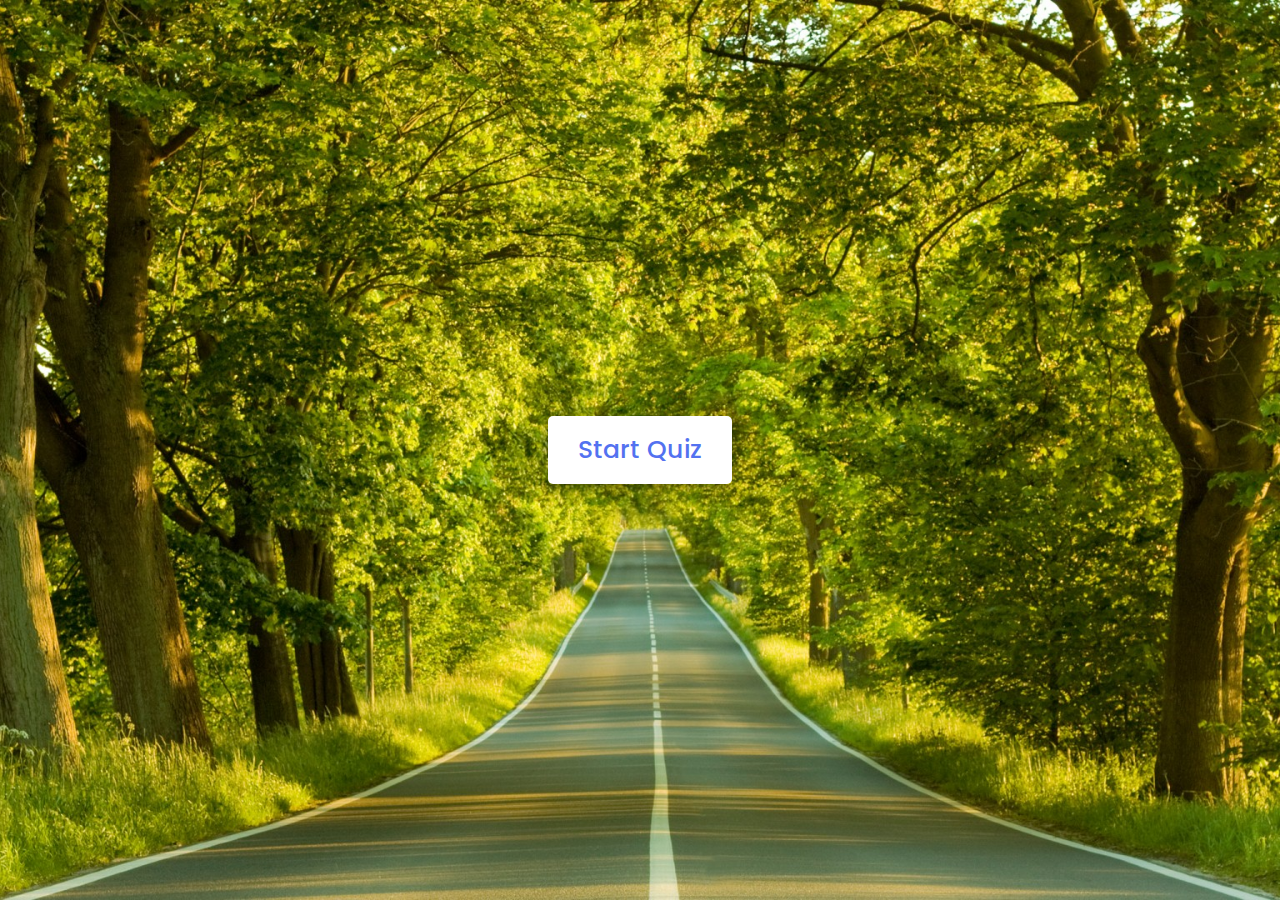
<file: games/quiz/index.html>
<!DOCTYPE html>
<html lang="en">
<head>
  <meta charset="UTF-8">
  <meta name="viewport" content="width=device-width, initial-scale=1.0">
  <title>Awesome Quiz  |megha joshi</title>
  <link rel="stylesheet" href="style.css">
  <link rel="stylesheet" href="https://cdnjs.cloudflare.com/ajax/libs/font-awesome/5.15.3/css/all.min.css" />
</head>
<body>
  <div class="start_btn"><button>Start Quiz</button></div>
  <div class="info_box">
    <div class="info-title"><span>Some Rules of this Quiz</span></div>
    <div class="info-list">
      <div class="info">1. You will have only <span>15 seconds</span> per each question.</div>
      <div class="info">2. Once you select your answer, it can't be undone.</div>
      <div class="info">3. You can't select any option once time goes off.</div>
      <div class="info">4. You can't exit from the Quiz while you're playing.</div>
      <div class="info">5. You'll get points on the basis of your correct answers.</div>
    </div>
    <div class="buttons">
      <button class="quit">Exit Quiz</button>
      <button class="restart">Continue</button>
    </div>
  </div>
  <div class="quiz_box">
    <header>
      <div class="title">Quiz Application</div>
      <div class="timer">
        <div class="time_left_txt">Time Left</div>
        <div class="timer_sec">15</div>
      </div>
      <div class="time_line"></div>
    </header>
    <section>
      <div class="que_text">
      </div>
      <div class="option_list">
      </div>
    </section>
    <footer>
      <div class="total_que">
      </div>
      <button class="next_btn">Next</button>
    </footer>
  </div>
  <div class="result_box">
    <div class="icon">
      <i class="fas fa-crown"></i>
    </div>
    <div class="complete_text">You've completed the Quiz!</div>
    <div class="score_text">
    </div>
    <div class="buttons">
      <button class="restart">Replay Quiz</button>
      <button class="quit">Quit Quiz</button>
    </div>
  </div>

  <script src="js/questions.js"></script>
  <script src="js/script.js"></script>
</body>
</html>
</file>
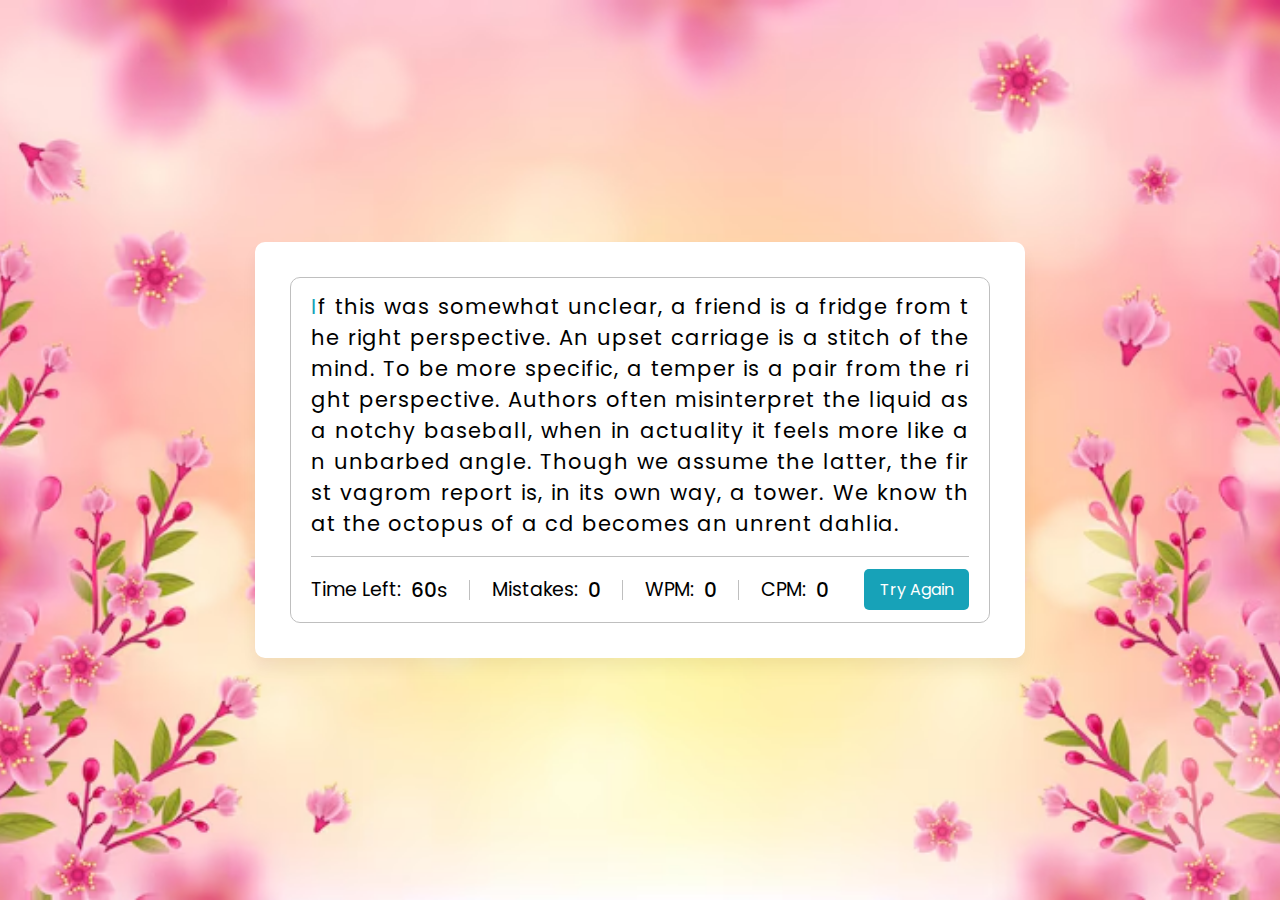
<file: games/typing-test/index.html>
<!DOCTYPE html>
<html lang="en" dir="ltr">
  <head>
    <meta charset="utf-8">  
    <title>Typing Speed Test Game | WORD WISE</title>
    <link rel="stylesheet" href="style.css">
    <meta name="viewport" content="width=device-width, initial-scale=1.0">
  </head>
  <body>
    <div class="wrapper">
      <input type="text" class="input-field">
      <div class="content-box">
        <div class="typing-text">
          <p></p>
        </div>
        <div class="content">
          <ul class="result-details">
            <li class="time">
              <p>Time Left:</p>
              <span><b>60</b>s</span>
            </li>
            <li class="mistake">
              <p>Mistakes:</p>
              <span>0</span>
            </li>
            <li class="wpm">
              <p>WPM:</p>
              <span>0</span>
            </li>
            <li class="cpm">
              <p>CPM:</p>
              <span>0</span>
            </li>
          </ul>
          <button>Try Again</button>
        </div>
      </div>
    </div>

    <script src="js/paragraphs.js"></script>
    <script src="js/script.js"></script>
  
  </body>
</html>
</file>
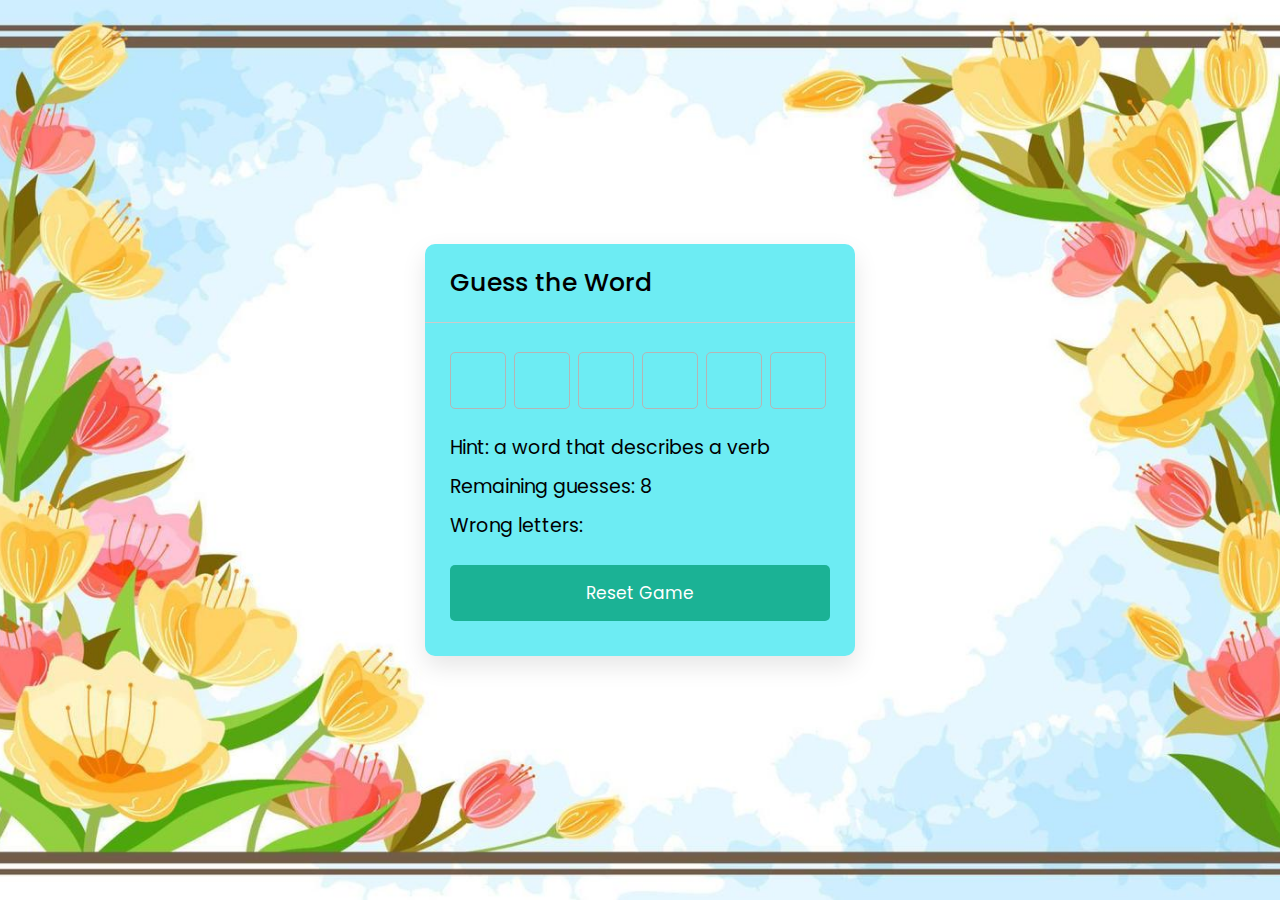
<file: games/word-guessing/index.html>
<!DOCTYPE html>
<html lang="en" dir="ltr">
  <head>
    <meta charset="utf-8">
    <title>Guess a Word Game JavaScript | WORD WISE</title>
    <link rel="stylesheet" href="style.css">
    <meta name="viewport" content="width=device-width, initial-scale=1.0">
  </head>
  <body>
    <div class="wrapper">
      <h1>Guess the Word</h1>
      <div class="content">
        <input type="text" class="typing-input" maxlength="1">
        <div class="inputs"></div>
        <div class="details">
          <p class="hint">Hint: <span></span></p>
          <p class="guess-left">Remaining guesses: <span></span></p>
          <p class="wrong-letter">Wrong letters: <span></span></p>
        </div>
        <button class="reset-btn">Reset Game</button>
      </div>
    </div>

    <script src="js/words.js"></script>
    <script src="js/script.js"></script>

  </body>
</html>
</file>
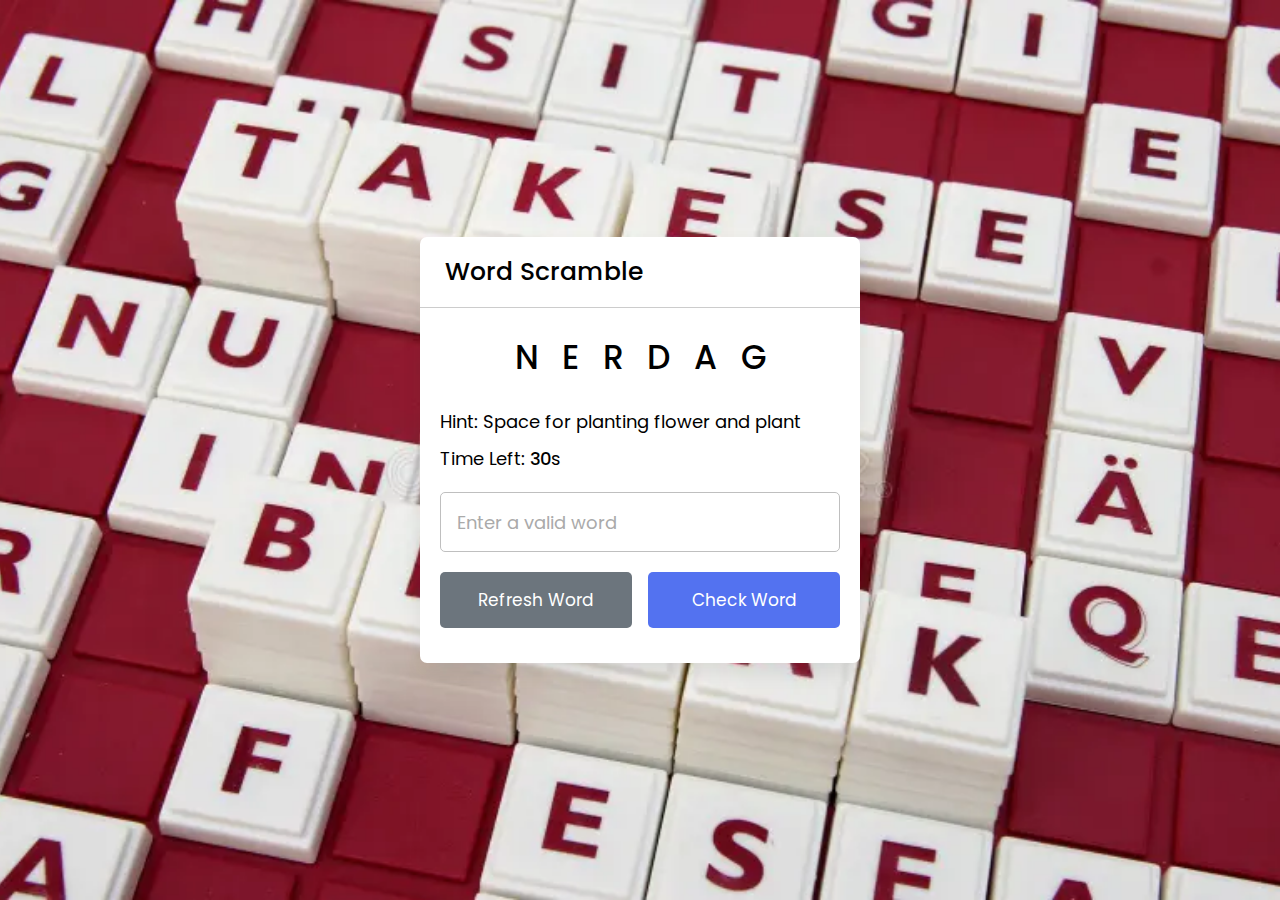
<file: games/word-scramble/index.html>
<!DOCTYPE html>
<html lang="en" dir="ltr">
  <head>
    <meta charset="utf-8">
    <title>Word Scramble Game | word wise</title>
    <link rel="stylesheet" href="style.css">
    <meta name="viewport" content="width=device-width, initial-scale=1.0">
    <script src="js/words.js" defer></script>
    <script src="js/script.js" defer></script>
  </head>
  <body>
    <div class="container">
        <h2>Word Scramble</h2>
        <div class="content">
            <p class="word"></p>
            <div class="details">
                <p class="hint">Hint: <span></span></p>
                <p class="time">Time Left: <span><b>30</b>s</span></p>
            </div>
            <input type="text" spellcheck="false" placeholder="Enter a valid word">
            <div class="buttons">
                <button class="refresh-word">Refresh Word</button>
                <button class="check-word">Check Word</button>
            </div>
        </div>
    </div>
  </body>
</html>
</file>
<file: games/quiz/style.css>
@import url('https://fonts.googleapis.com/css2?family=Poppins:wght@200;300;400;500;600;700&display=swap');

* {
  margin: 0;
  padding: 0;
  box-sizing: border-box;
  font-family: 'Poppins', sans-serif;
}

body {
  overflow-x: hidden;
    background: url('nature.jpg') no-repeat center center fixed;
    background-size: cover;
    background-position: center;
  }

.start_btn,
.info_box,
.quiz_box,
.result_box {
  position: absolute;
  top: 50%;
  left: 50%;
  transform: translate(-50%, -50%);
  box-shadow: 0 4px 8px 0 rgba(0, 0, 0, 0.2),
    0 6px 20px 0 rgba(0, 0, 0, 0.19);
}

.info_box.activeInfo,
.quiz_box.activeQuiz,
.result_box.activeResult {
  opacity: 1;
  z-index: 5;
  pointer-events: auto;
  transform: translate(-50%, -50%) scale(1);
}

.start_btn button {
  font-size: 25px;
  font-weight: 500;
  color: #5372F0;
  padding: 15px 30px;
  outline: none;
  border: none;
  border-radius: 5px;
  background: #fff;
  cursor: pointer;
}

.info_box {
  max-width: 500px;
  width: 95%;
  background: #fff;
  border-radius: 5px;
  transform: translate(-50%, -50%) scale(0.9);
  opacity: 0;
  pointer-events: none;
  transition: all 0.3s ease;
}

.info_box .info-title {
  height: 60px;
  width: 100%;
  border-bottom: 1px solid lightgrey;
  display: flex;
  align-items: center;
  padding: 0 30px;
  border-radius: 5px 5px 0 0;
  font-size: 20px;
  font-weight: 600;
}

.info_box .info-list {
  padding: 15px 30px;
}

.info_box .info-list .info {
  margin: 5px 0;
  font-size: 17px;
}

.info_box .info-list .info span {
  font-weight: 600;
  color: #5372F0;
}

.info_box .buttons {
  height: 60px;
  display: flex;
  align-items: center;
  justify-content: flex-end;
  padding: 0 30px;
  border-top: 1px solid lightgrey;
}

.info_box .buttons button {
  margin: 0 5px;
  height: 40px;
  width: 100px;
  font-size: 16px;
  font-weight: 500;
  cursor: pointer;
  border: none;
  outline: none;
  border-radius: 5px;
  border: 1px solid #5372F0;
  transition: all 0.3s ease;
}

.quiz_box {
  max-width: 500px;
  width: 95%;
  background: #fff;
  border-radius: 5px;
  transform: translate(-50%, -50%) scale(0.9);
  opacity: 0;
  pointer-events: none;
  transition: all 0.3s ease;
}

.quiz_box header {
  position: relative;
  z-index: 2;
  height: 70px;
  padding: 0 30px;
  background: #fff;
  border-radius: 5px 5px 0 0;
  display: flex;
  align-items: center;
  justify-content: space-between;
  box-shadow: 0px 3px 5px 1px rgba(0, 0, 0, 0.1);
}

.quiz_box header .title {
  font-size: 20px;
  font-weight: 600;
}

.quiz_box header .timer {
  color: #004085;
  background: #cce5ff;
  border: 1px solid #b8daff;
  height: 45px;
  padding: 0 8px;
  border-radius: 5px;
  display: flex;
  align-items: center;
  justify-content: space-between;
  width: 145px;
}

.quiz_box header .timer .time_left_txt {
  font-weight: 400;
  font-size: 17px;
  user-select: none;
}

.quiz_box header .timer .timer_sec {
  font-size: 18px;
  font-weight: 500;
  height: 30px;
  width: 45px;
  color: #fff;
  border-radius: 5px;
  line-height: 30px;
  text-align: center;
  background: #343a40;
  border: 1px solid #343a40;
  user-select: none;
}

.quiz_box header .time_line {
  position: absolute;
  bottom: 0px;
  left: 0px;
  height: 3px;
  background: #5372F0;
}

section {
  padding: 25px 30px 20px 30px;
  background: #fff;
}

section .que_text {
  font-size: 25px;
  font-weight: 600;
}

section .option_list {
  padding: 20px 0px;
  display: block;
}

section .option_list .option {
  background: aliceblue;
  border: 1px solid #84c5fe;
  border-radius: 5px;
  padding: 8px 15px;
  font-size: 17px;
  margin-bottom: 15px;
  cursor: pointer;
  transition: all 0.3s ease;
  display: flex;
  align-items: center;
  justify-content: space-between;
}

section .option_list .option:last-child {
  margin-bottom: 0px;
}

section .option_list .option:hover {
  color: #004085;
  background: #cce5ff;
  border: 1px solid #b8daff;
}

section .option_list .option.correct {
  color: #155724;
  background: #d4edda;
  border: 1px solid #c3e6cb;
}

section .option_list .option.incorrect {
  color: #721c24;
  background: #f8d7da;
  border: 1px solid #f5c6cb;
}

section .option_list .option.disabled {
  pointer-events: none;
}

section .option_list .option .icon {
  height: 26px;
  width: 26px;
  border: 2px solid transparent;
  border-radius: 50%;
  text-align: center;
  font-size: 13px;
  pointer-events: none;
  transition: all 0.3s ease;
  line-height: 24px;
}

.option_list .option .icon.tick {
  color: #23903c;
  border-color: #23903c;
  background: #d4edda;
}

.option_list .option .icon.cross {
  color: #a42834;
  background: #f8d7da;
  border-color: #a42834;
}

footer {
  height: 60px;
  padding: 0 30px;
  display: flex;
  align-items: center;
  justify-content: space-between;
  border-top: 1px solid lightgrey;
}

footer .total_que span {
  display: flex;
  user-select: none;
}

footer .total_que span p {
  font-weight: 500;
  padding: 0 5px;
}

footer .total_que span p:first-child {
  padding-left: 0px;
}

footer button {
  height: 40px;
  padding: 0 13px;
  font-size: 18px;
  font-weight: 400;
  cursor: pointer;
  border: none;
  outline: none;
  color: #fff;
  border-radius: 5px;
  background: #5372F0;
  border: 1px solid #5372F0;
  line-height: 10px;
  opacity: 0;
  pointer-events: none;
  transform: scale(0.95);
  transition: all 0.3s ease;
}

footer button:hover {
  background: #0263ca;
}

footer button.show {
  opacity: 1;
  pointer-events: auto;
  transform: scale(1);
}

.result_box {
  background: #fff;
  border-radius: 5px;
  display: flex;
  padding: 25px 30px;
  max-width: 400px;
  width: 95%;
  align-items: center;
  flex-direction: column;
  justify-content: center;
  transform: translate(-50%, -50%) scale(0.9);
  opacity: 0;
  pointer-events: none;
  transition: all 0.3s ease;
}

.result_box .icon {
  font-size: 100px;
  color: #5372F0;
  margin-bottom: 10px;
}

.result_box .complete_text {
  font-size: 20px;
  font-weight: 500;
}

.result_box .score_text span {
  display: flex;
  margin: 10px 0;
  font-size: 18px;
  font-weight: 500;
}

.result_box .score_text span p {
  padding: 0 4px;
  font-weight: 600;
}

.result_box .buttons {
  display: flex;
  margin: 20px 0;
}

.result_box .buttons button {
  margin: 0 10px;
  height: 45px;
  padding: 0 20px;
  font-size: 18px;
  font-weight: 500;
  cursor: pointer;
  border: none;
  outline: none;
  border-radius: 5px;
  border: 1px solid #5372F0;
  transition: all 0.3s ease;
}

.buttons button.restart {
  color: #fff;
  background: #5372F0;
}

.buttons button.restart:hover {
  background: #0263ca;
}

.buttons button.quit {
  color: #5372F0;
  background: #fff;
}

.buttons button.quit:hover {
  color: #fff;
  background: #5372F0;
}

/* Responsive media query code for small devices */
@media (max-width: 768px) {
  section {
    padding: 25px 15px 20px 15px;
  }

  .quiz_box header,
  .info_box .info-title,
  .info_box .buttons {
    padding: 0 15px;
  }

  .result_box {
    padding: 25px 10px;
  }

  .info_box .info-list {
    padding: 15px;
  }

  .start_btn button {
    font-size: 20px;
    padding: 10px 25px;
  }
}
</file>
<file: games/typing-test/style.css>
@import url('https://fonts.googleapis.com/css2?family=Poppins:wght@400;500;600;700&display=swap');
*{
  margin: 0;
  padding: 0;
  box-sizing: border-box;
  font-family: 'Poppins', sans-serif;
}

body {
  display: flex;
  align-items: center;
  justify-content: center;
  padding: 0 10px;
  min-height: 100vh;
  background: url('base.jpg') no-repeat center center fixed;
  background-size: cover;
  background-position: center;
}

::selection{
  color: #fff;
  background: #17A2B8;
}
.wrapper{
  width: 770px;
  padding: 35px;
  background: #fff;
  border-radius: 10px;
  box-shadow: 0 10px 15px rgba(0,0,0,0.05);
}
.wrapper .input-field{
  opacity: 0;
  z-index: -999;
  position: absolute;
}
.wrapper .content-box{
  padding: 13px 20px 0;
  border-radius: 10px;
  border: 1px solid #bfbfbf;
}
.content-box .typing-text{
  overflow: hidden;
  max-height: 256px;
}
.typing-text::-webkit-scrollbar{
  width: 0;
}
.typing-text p{
  font-size: 21px;
  text-align: justify;
  letter-spacing: 1px;
  word-break: break-all;
}
.typing-text p span{
  position: relative;
}
.typing-text p span.correct{
  color: #56964f;
}
.typing-text p span.incorrect{
  color: #cb3439;
  outline: 1px solid #fff;
  background: #ffc0cb;
  border-radius: 4px;
}
.typing-text p span.active{
  color: #17A2B8;
}
.typing-text p span.active::before{
  position: absolute;
  content: "";
  height: 2px;
  width: 100%;
  bottom: 0;
  left: 0;
  opacity: 0;
  border-radius: 5px;
  background: #17A2B8;
  animation: blink 1s ease-in-out infinite;
}
@keyframes blink{
  50%{ 
    opacity: 1; 
  }
}
.content-box .content{
  margin-top: 17px;
  display: flex;
  padding: 12px 0;
  flex-wrap: wrap;
  align-items: center;
  justify-content: space-between;
  border-top: 1px solid #bfbfbf;
}
.content button{
  outline: none;
  border: none;
  width: 105px;
  color: #fff;
  padding: 8px 0;
  font-size: 16px;
  cursor: pointer;
  border-radius: 5px;
  background: #17A2B8;
  transition: transform 0.3s ease;
}
.content button:active{
  transform: scale(0.97);
}
.content .result-details{
  display: flex;
  flex-wrap: wrap;
  align-items: center;
  width: calc(100% - 140px);
  justify-content: space-between;
}
.result-details li{
  display: flex;
  height: 20px;
  list-style: none;
  position: relative;
  align-items: center;
}
.result-details li:not(:first-child){
  padding-left: 22px;
  border-left: 1px solid #bfbfbf;
}
.result-details li p{
  font-size: 19px;
}
.result-details li span{
  display: block;
  font-size: 20px;
  margin-left: 10px;
}
li span b{
  font-weight: 500;
}
li:not(:first-child) span{
  font-weight: 500;
}
@media (max-width: 745px) {
  .wrapper{
    padding: 20px;
  }
  .content-box .content{
    padding: 20px 0;
  }
  .content-box .typing-text{
    max-height: 100%;
  }
  .typing-text p{
    font-size: 19px;
    text-align: left;
  }
  .content button{
    width: 100%;
    font-size: 15px;
    padding: 10px 0;
    margin-top: 20px;
  }
  .content .result-details{
    width: 100%;
  }
  .result-details li:not(:first-child){
    border-left: 0;
    padding: 0;
  }
  .result-details li p, 
  .result-details li span{
    font-size: 17px;
  }
}
@media (max-width: 518px) {
  .wrapper .content-box{
    padding: 10px 15px 0;
  }
  .typing-text p{
    font-size: 18px;
  }
  .result-details li{
    margin-bottom: 10px;
  }
  .content button{
    margin-top: 10px;
  }
}
</file>
<file: games/word-guessing/style.css>
@import url('https://fonts.googleapis.com/css2?family=Poppins:wght@400;500;600&display=swap');
*{
  margin: 0;
  padding: 0;
  box-sizing: border-box;
  font-family: 'Poppins', sans-serif;
}
body {
  display: flex;
  align-items: center;
  justify-content: center;
  padding: 0 10px;
  min-height: 100vh;
  background: url('abc.jpg') no-repeat center center fixed;
  background-size: cover;
  background-position: center;
}
.wrapper{
  width: 430px;
  background: #6decf3;
  border-radius: 10px;
  box-shadow: 0 10px 25px rgba(0,0,0,0.1);
}
.wrapper h1{
  font-size: 25px;
  font-weight: 500;
  padding: 20px 25px;
  border-bottom: 1px solid #ccc;
}
.wrapper .content{
  margin: 25px 25px 35px;
}
.content .inputs{
  display: flex;
  flex-wrap: wrap;
  justify-content: center;
}
.inputs input{
  height: 57px;
  width: 56px;
  margin: 4px;
  font-size: 24px;
  font-weight: 500;
  color: #1ba98c;
  text-align: center;
  border-radius: 5px;
  background: none;
  pointer-events: none;
  text-transform: uppercase;
  border: 1px solid #B5B5B5;
}
.typing-input {
  opacity: 0;
  z-index: -999;
  position: absolute;
  pointer-events: none;
}
.inputs input:first-child{
  margin-left: 0px;
}
.content .details{
  margin: 20px 0 25px;
}
.details p{
  font-size: 19px;
  margin-bottom: 10px;
}
.content .reset-btn{
  width: 100%;
  border: none;
  cursor: pointer;
  color: #fff;
  outline: none;
  padding: 15px 0;
  font-size: 17px;
  border-radius: 5px;
  background: #1BB295;
  transition: all 0.3s ease;
}
.content .reset-btn:hover{
  background: #18a589;
}

@media screen and (max-width: 460px) {
  .wrapper {
    width: 100%;
  }
  .wrapper h1{
    font-size: 22px;
    padding: 16px 20px;
  }
  .wrapper .content{
    margin: 25px 20px 35px;
  }
  .inputs input{
    height: 51px;
    width: 50px;
    margin: 3px;
    font-size: 22px;
  }
  .details p{
    font-size: 17px;
  }
  .content .reset-btn{
    padding: 14px 0;
    font-size: 16px;
  }
}
</file>
<file: games/word-scramble/style.css>
@import url('https://fonts.googleapis.com/css2?family=Poppins:wght@400;500;600&display=swap');

*{
  margin: 0;
  padding: 0;
  box-sizing: border-box;
  font-family: 'Poppins', sans-serif;
}

body {
  display: flex;
  align-items: center;
  justify-content: center;
  padding: 0 10px;
  min-height: 100vh;
  background: url('megha.jpg') no-repeat center center fixed;
  background-size: cover;
  background-position: center;
}

.container{
  width: 440px;
  border-radius: 7px;
  background: #fff;
  box-shadow: 0 10px 20px rgba(0,0,0,0.08);
}

.container h2{
  font-size: 25px;
  font-weight: 500;
  padding: 16px 25px;
  border-bottom: 1px solid #ccc;
}

.container .content{
  margin: 25px 20px 35px;
}

.content .word{
  user-select: none;
  font-size: 33px;
  font-weight: 500;
  text-align: center;
  letter-spacing: 24px;
  margin-right: -24px;
  word-break: break-all;
  text-transform: uppercase;
}

.content .details{
  margin: 25px 0 20px;
}

.details p{
  font-size: 18px;
  margin-bottom: 10px;
}

.details p b{
  font-weight: 500;
}

.content input{
  width: 100%;
  height: 60px;
  outline: none;
  padding: 0 16px;
  font-size: 18px;
  border-radius: 5px;
  border: 1px solid #bfbfbf;
}

.content input:focus{
  box-shadow: 0px 2px 4px rgba(0,0,0,0.08);
}

.content input::placeholder{
  color: #aaa;
}

.content input:focus::placeholder{
  color: #bfbfbf;
}

.content .buttons{
  display: flex;
  margin-top: 20px;
  justify-content: space-between;
}

.buttons button{
  border: none;
  outline: none;
  color: #fff;
  cursor: pointer;
  padding: 15px 0;
  font-size: 17px;
  border-radius: 5px;
  width: calc(100% / 2 - 8px);
  transition: all 0.3s ease;
}

.buttons button:active{
  transform: scale(0.97);
}

.buttons .refresh-word{
  background: #6C757D;
}

.buttons .refresh-word:hover{
  background: #5f666d;
}

.buttons .check-word{
  background: #5372F0;
}

.buttons .check-word:hover{
  background: #2c52ed;
}

@media screen and (max-width: 470px) {
  .container h2{
    font-size: 22px;
    padding: 13px 20px;
  }

  .content .word{
    font-size: 30px;
    letter-spacing: 20px;
    margin-right: -20px;
  }

  .container .content{
    margin: 20px 20px 30px;
  }

  .details p{
    font-size: 16px;
    margin-bottom: 8px;
  }

  .content input{
    height: 55px;
    font-size: 17px;
  }

  .buttons button{
    padding: 14px 0;
    font-size: 16px;
    width: calc(100% / 2 - 7px);
  }
}
</file>
